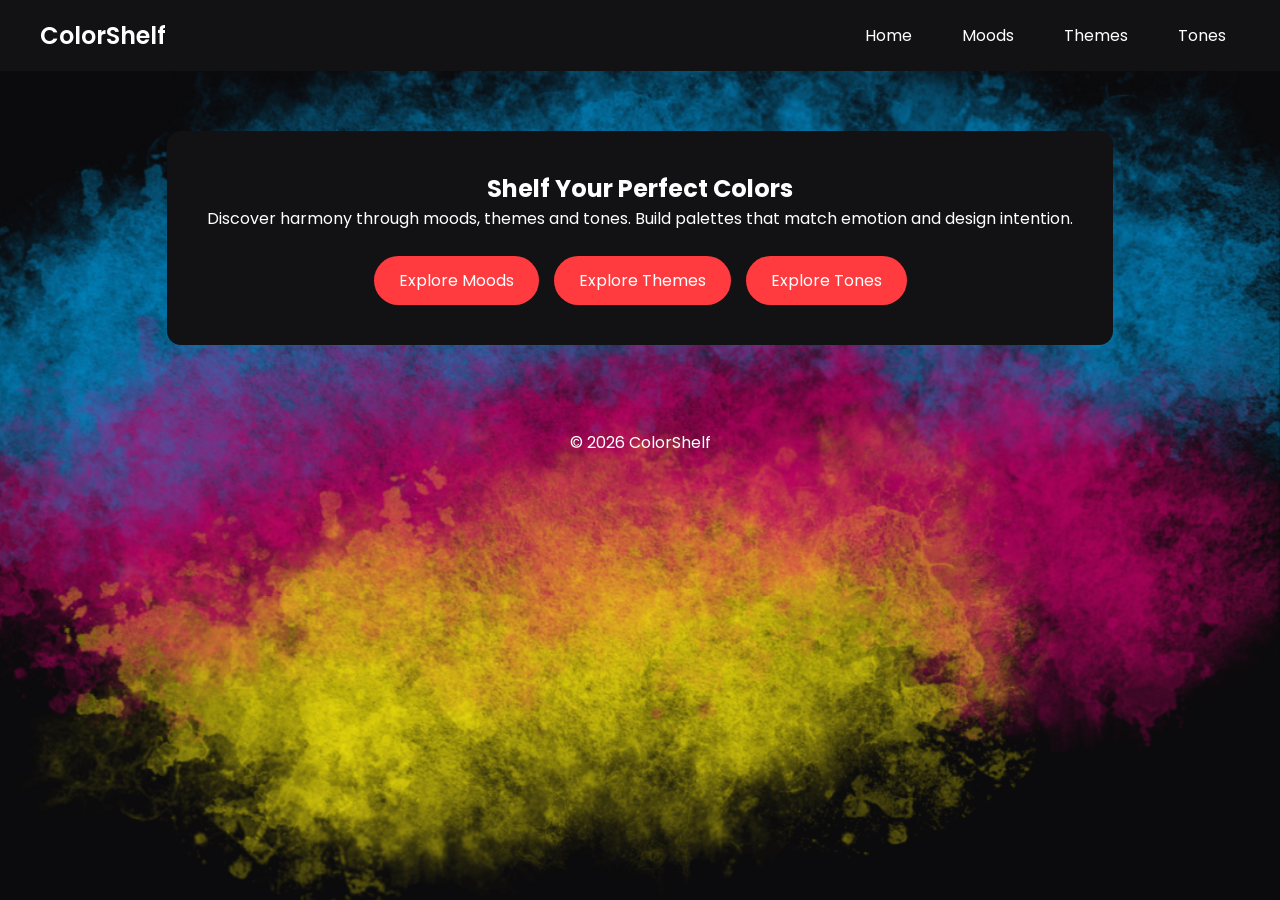
<file: index.html>
<!DOCTYPE html>
<html lang="en">
<head>
<meta charset="UTF-8">
<meta name="viewport" content="width=device-width, initial-scale=1.0">
<title>ColorShelf</title>

<link href="https://fonts.googleapis.com/css2?family=Poppins:wght@300;600&display=swap" rel="stylesheet">
<link rel="stylesheet" href="style.css">
</head>

<body>

<!-- BACKGROUND OVERLAY -->
<div class="bg-overlay"></div>

<!-- GLOBAL NAVIGATION -->
<nav class="top-nav">
<h2 class="nav-logo">ColorShelf</h2>

<div class="nav-links">
<a href="index.html">Home</a>
<a href="moods.html">Moods</a>
<a href="themes.html">Themes</a>
<a href="tones.html">Tones</a>
</div>
</nav>

<!-- HERO -->

<header class="hero">

<div class="hero-box">

<h2>Shelf Your Perfect Colors</h2>

<p>
Discover harmony through moods, themes and tones.
Build palettes that match emotion and design intention.
</p>

<div class="cta-buttons">
<a href="moods.html" class="btn">Explore Moods</a>
<a href="themes.html" class="btn">Explore Themes</a>
<a href="tones.html" class="btn">Explore Tones</a>
</div>

</div>
</header>

<footer>
<p>© 2026 ColorShelf</p>
</footer>

</body>
</html>
</file>
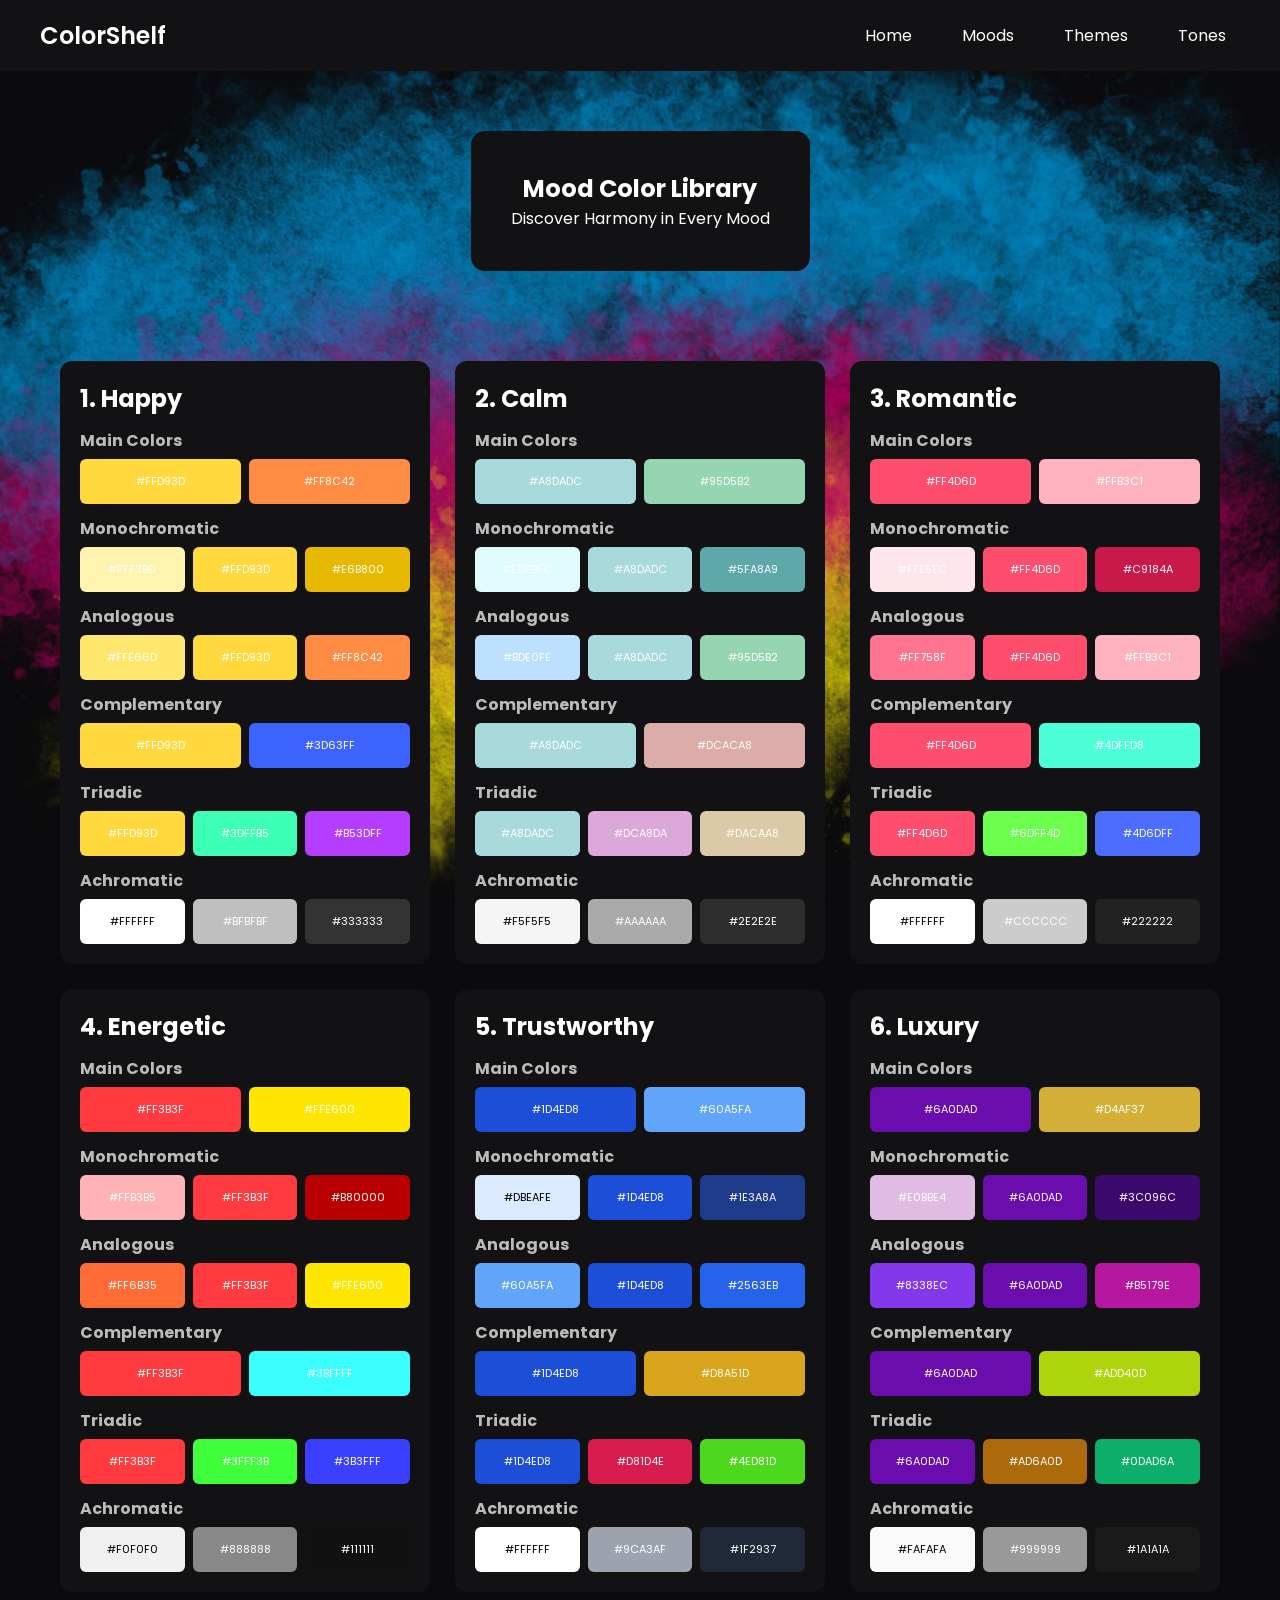
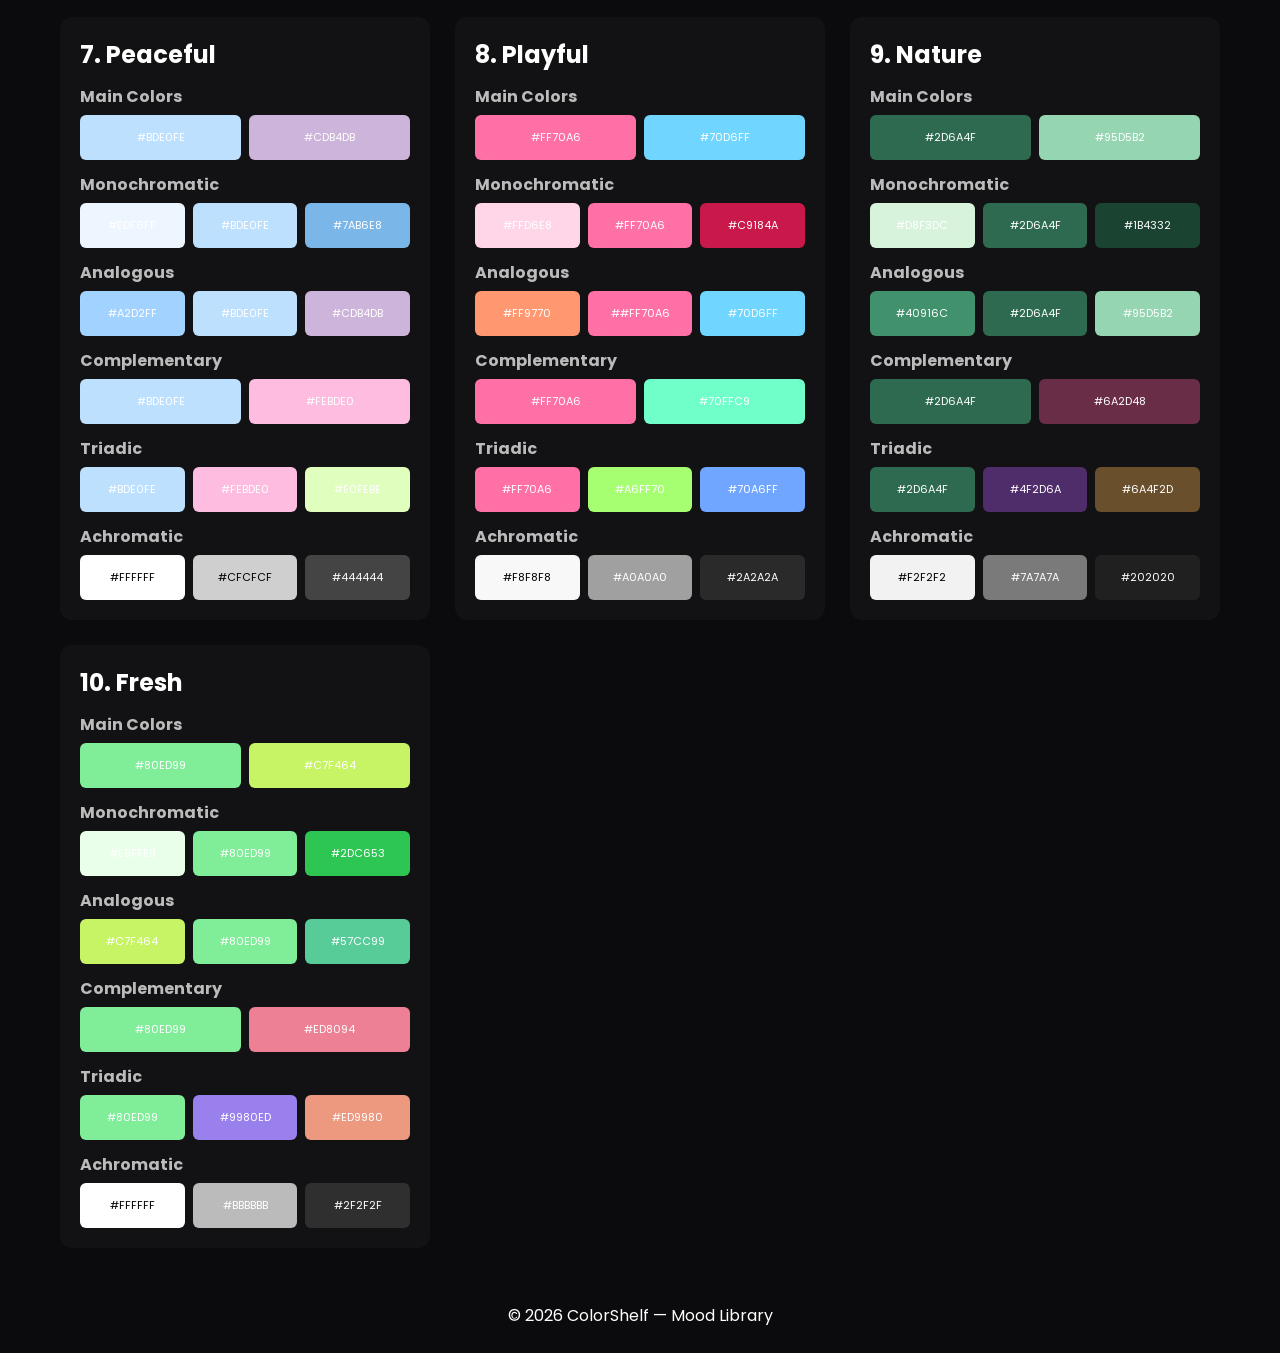
<file: moods.html>
<!DOCTYPE html>
<html lang="en">
<head>
<meta charset="UTF-8">
<meta name="viewport" content="width=device-width, initial-scale=1.0">
<title>Mood Library</title>

<link href="https://fonts.googleapis.com/css2?family=Poppins:wght@300;600&display=swap" rel="stylesheet">
<link rel="stylesheet" href="style.css">
</head>

<body>

<div class="bg-overlay"></div>

<!-- NAVIGATION -->
<nav class="top-nav">
<h2 class="nav-logo">ColorShelf</h2>
<div class="nav-links">
<a href="index.html">Home</a>
<a href="moods.html">Moods</a>
<a href="themes.html">Themes</a>
<a href="tones.html">Tones</a>
</div>
</nav>

<header class="hero">
<div class="hero-box">
<h2>Mood Color Library</h2>
<p>Discover Harmony in Every Mood</p>
</div>
</header>

<main class="container">

<!-- ------------ 1 HAPPY ------------ -->

<section class="mood">
<h2>1. Happy </h2>

<h4>Main Colors</h4>
<div class="palette">
<div style="background:#FFD93D">#FFD93D</div>
<div style="background:#FF8C42">#FF8C42</div>
</div>

<h4>Monochromatic</h4>
<div class="palette">
<div style="background:#FFF3B0">#FFF3B0</div>
<div style="background:#FFD93D">#FFD93D</div>
<div style="background:#E6B800">#E6B800</div>
</div>

<h4>Analogous</h4>
<div class="palette">
<div style="background:#FFE66D">#FFE66D</div>
<div style="background:#FFD93D">#FFD93D</div>
<div style="background:#FF8C42">#FF8C42</div>
</div>

<h4>Complementary</h4>
<div class="palette">
<div style="background:#FFD93D">#FFD93D</div>
<div style="background:#3D63FF">#3D63FF</div>
</div>

<h4>Triadic</h4>
<div class="palette">
<div style="background:#FFD93D">#FFD93D</div>
<div style="background:#3DFFB5">#3DFFB5</div>
<div style="background:#B53DFF">#B53DFF</div>
</div>

<h4>Achromatic</h4>
<div class="palette">
<div style="background:#FFFFFF;color:#000">#FFFFFF</div>
<div style="background:#BFBFBF">#BFBFBF</div>
<div style="background:#333333">#333333</div>
</div>
</section>


<!-- ------------ 2 CALM ------------ -->
<section class="mood">
<h2>2. Calm </h2>

<h4>Main Colors</h4>
<div class="palette">
<div style="background:#A8DADC">#A8DADC</div>
<div style="background:#95D5B2">#95D5B2</div>
</div>

<h4>Monochromatic</h4>
<div class="palette">
<div style="background:#E0FBFC">#E0FBFC</div>
<div style="background:#A8DADC">#A8DADC</div>
<div style="background:#5FA8A9">#5FA8A9</div>
</div>

<h4>Analogous</h4>
<div class="palette">
<div style="background:#BDE0FE">#BDE0FE</div>
<div style="background:#A8DADC">#A8DADC</div>
<div style="background:#95D5B2">#95D5B2</div>
</div>

<h4>Complementary</h4>
<div class="palette">
<div style="background:#A8DADC">#A8DADC</div>
<div style="background:#DCACA8">#DCACA8</div>
</div>

<h4>Triadic</h4>
<div class="palette">
<div style="background:#A8DADC">#A8DADC</div>
<div style="background:#DCA8DA">#DCA8DA</div>
<div style="background:#DACAA8">#DACAA8</div>
</div>

<h4>Achromatic</h4>
<div class="palette">
<div style="background:#F5F5F5;color:#000">#F5F5F5</div>
<div style="background:#AAAAAA">#AAAAAA</div>
<div style="background:#2E2E2E">#2E2E2E</div>
</div>
</section>


<!-- ------------ 3 ROMANTIC ------------ -->
<section class="mood">
<h2>3. Romantic </h2>

<h4>Main Colors</h4>
<div class="palette">
<div style="background:#FF4D6D">#FF4D6D</div>
<div style="background:#FFB3C1">#FFB3C1</div>
</div>

<h4>Monochromatic</h4>
<div class="palette">
<div style="background:#FFE5EC">#FFE5EC</div>
<div style="background:#FF4D6D">#FF4D6D</div>
<div style="background:#C9184A">#C9184A</div>
</div>

<h4>Analogous</h4>
<div class="palette">
<div style="background:#FF758F">#FF758F</div>
<div style="background:#FF4D6D">#FF4D6D</div>
<div style="background:#FFB3C1">#FFB3C1</div>
</div>

<h4>Complementary</h4>
<div class="palette">
<div style="background:#FF4D6D">#FF4D6D</div>
<div style="background:#4DFFD8">#4DFFD8</div>
</div>

<h4>Triadic</h4>
<div class="palette">
<div style="background:#FF4D6D">#FF4D6D</div>
<div style="background:#6DFF4D">#6DFF4D</div>
<div style="background:#4D6DFF">#4D6DFF</div>
</div>

<h4>Achromatic</h4>
<div class="palette">
<div style="background:#FFFFFF;color:#000">#FFFFFF</div>
<div style="background:#CCCCCC">#CCCCCC</div>
<div style="background:#222222">#222222</div>
</div>
</section>

<!-- ------------ 4 Energetic ------------ -->

<section class="mood">
<h2>4. Energetic </h2>

<h4>Main Colors</h4>
<div class="palette">
<div style="background:#FF3B3F">#FF3B3F</div>
<div style="background:#FFE600">#FFE600</div>
</div>

<h4>Monochromatic</h4>
<div class="palette">
<div style="background:#FFB3B5">#FFB3B5</div>
<div style="background:#FF3B3F">#FF3B3F</div>
<div style="background:#B80000">#B80000</div>
</div>

<h4>Analogous</h4>
<div class="palette">
<div style="background:#FF6B35">#FF6B35</div>
<div style="background:#FF3B3F">#FF3B3F</div>
<div style="background:#FFE600">#FFE600</div>
</div>

<h4>Complementary</h4>
<div class="palette">
<div style="background:#FF3B3F">#FF3B3F</div>
<div style="background:#3BFFFF">#3BFFFF</div>
</div>

<h4>Triadic</h4>
<div class="palette">
<div style="background:#FF3B3F">#FF3B3F</div>
<div style="background:#3FFF3B">#3FFF3B</div>
<div style="background:#3B3FFF">#3B3FFF</div>
</div>

<h4>Achromatic</h4>
<div class="palette">
<div style="background:#F0F0F0;color:#000">#F0F0F0</div>
<div style="background:#888888">#888888</div>
<div style="background:#111111">#111111</div>
</div>
</section>

<!-- ------------ 5 Trustworthy ------------ -->

<section class="mood">
<h2>5. Trustworthy </h2>

<h4>Main Colors</h4>
<div class="palette">
<div style="background:#1D4ED8">#1D4ED8</div>
<div style="background:#60A5FA">#60A5FA</div>
</div>

<h4>Monochromatic</h4>
<div class="palette">
<div style="background:#DBEAFE; color:#000">#DBEAFE</div>
<div style="background:#1D4ED8">#1D4ED8</div>
<div style="background:#1E3A8A">#1E3A8A</div>
</div>

<h4>Analogous</h4>
<div class="palette">
<div style="background:#60A5FA">#60A5FA</div>
<div style="background:#1D4ED8">#1D4ED8</div>
<div style="background:#2563EB">#2563EB</div>
</div>

<h4>Complementary</h4>
<div class="palette">
<div style="background:#1D4ED8">#1D4ED8</div>
<div style="background:#D8A51D">#D8A51D</div>
</div>

<h4>Triadic</h4>
<div class="palette">
<div style="background:#1D4ED8">#1D4ED8</div>
<div style="background:#D81D4E">#D81D4E</div>
<div style="background:#4ED81D">#4ED81D</div>
</div>

<h4>Achromatic</h4>
<div class="palette">
<div style="background:#FFFFFF;color:#000">#FFFFFF</div>
<div style="background:#9CA3AF">#9CA3AF</div>
<div style="background:#1F2937">#1F2937</div>
</div>
</section>

<!-- ------------ 6 Luxury ------------ -->

<section class="mood">
<h2>6. Luxury </h2>

<h4>Main Colors</h4>
<div class="palette">
<div style="background:#6A0DAD">#6A0DAD</div>
<div style="background:#D4AF37">#D4AF37</div>
</div>

<h4>Monochromatic</h4>
<div class="palette">
<div style="background:#E0BBE4">#E0BBE4</div>
<div style="background:#6A0DAD">#6A0DAD</div>
<div style="background:#3C096C">#3C096C</div>
</div>

<h4>Analogous</h4>
<div class="palette">
<div style="background:#8338EC">#8338EC</div>
<div style="background:#6A0DAD">#6A0DAD</div>
<div style="background:#B5179E">#B5179E</div>
</div>

<h4>Complementary</h4>
<div class="palette">
<div style="background:#6A0DAD">#6A0DAD</div>
<div style="background:#ADD40D">#ADD40D</div>
</div>

<h4>Triadic</h4>
<div class="palette">
<div style="background:#6A0DAD">#6A0DAD</div>
<div style="background:#AD6A0D">#AD6A0D</div>
<div style="background:#0DAD6A">#0DAD6A</div>
</div>

<h4>Achromatic</h4>
<div class="palette">
<div style="background:#FAFAFA;color:#000">#FAFAFA</div>
<div style="background:#999999">#999999</div>
<div style="background:#1A1A1A">#1A1A1A</div>
</div>
</section>

<!-- ------------ 7 Peaceful ------------ -->

<section class="mood">
<h2>7. Peaceful </h2>

<h4>Main Colors</h4>
<div class="palette">
<div style="background:#BDE0FE">#BDE0FE</div>
<div style="background:#CDB4DB">#CDB4DB</div>
</div>

<h4>Monochromatic</h4>
<div class="palette">
<div style="background:#EDF6FF">#EDF6FF</div>
<div style="background:#BDE0FE">#BDE0FE</div>
<div style="background:#7AB6E8">#7AB6E8</div>
</div>

<h4>Analogous</h4>
<div class="palette">
<div style="background:#A2D2FF">#A2D2FF</div>
<div style="background:#BDE0FE">#BDE0FE</div>
<div style="background:#CDB4DB">#CDB4DB</div>
</div>

<h4>Complementary</h4>
<div class="palette">
<div style="background:#BDE0FE">#BDE0FE</div>
<div style="background:#FEBDE0">#FEBDE0</div>
</div>

<h4>Triadic</h4>
<div class="palette">
<div style="background:#BDE0FE">#BDE0FE</div>
<div style="background:#FEBDE0">#FEBDE0</div>
<div style="background:#E0FEBE">#E0FEBE</div>
</div>

<h4>Achromatic</h4>
<div class="palette">
<div style="background:#FFFFFF;color:#000">#FFFFFF</div>
<div style="background:#CFCFCF; color:#000">#CFCFCF</div>
<div style="background:#444444">#444444</div>
</div>
</section>

<!-- ------------ 8 Playful ------------ -->

<section class="mood">
<h2>8. Playful </h2>

<h4>Main Colors</h4>
<div class="palette">
<div style="background:#FF70A6">#FF70A6</div>
<div style="background:#70D6FF">#70D6FF</div>
</div>

<h4>Monochromatic</h4>
<div class="palette">
<div style="background:#FFD6E8">#FFD6E8</div>
<div style="background:#FF70A6">#FF70A6</div>
<div style="background:#C9184A">#C9184A</div>
</div>

<h4>Analogous</h4>
<div class="palette">
<div style="background:#FF9770">#FF9770</div>
<div style="background:#FF70A6">##FF70A6</div>
<div style="background:#70D6FF">#70D6FF</div>
</div>

<h4>Complementary</h4>
<div class="palette">
<div style="background:#FF70A6">#FF70A6</div>
<div style="background:#70FFC9">#70FFC9</div>
</div>

<h4>Triadic</h4>
<div class="palette">
<div style="background:#FF70A6">#FF70A6</div>
<div style="background:#A6FF70">#A6FF70</div>
<div style="background:#70A6FF">#70A6FF</div>
</div>

<h4>Achromatic</h4>
<div class="palette">
<div style="background:#F8F8F8;color:#000">#F8F8F8</div>
<div style="background:#A0A0A0">#A0A0A0</div>
<div style="background:#2A2A2A">#2A2A2A</div>
</div>
</section>

<!-- ------------ 9 Nature ------------ -->

<section class="mood">
<h2>9. Nature </h2>

<h4>Main Colors</h4>
<div class="palette">
<div style="background:#2D6A4F">#2D6A4F</div>
<div style="background:#95D5B2">#95D5B2</div>
</div>

<h4>Monochromatic</h4>
<div class="palette">
<div style="background:#D8F3DC">#D8F3DC</div>
<div style="background:#2D6A4F">#2D6A4F</div>
<div style="background:#1B4332">#1B4332</div>
</div>

<h4>Analogous</h4>
<div class="palette">
<div style="background:#40916C">#40916C</div>
<div style="background:#2D6A4F">#2D6A4F</div>
<div style="background:#95D5B2">#95D5B2</div>
</div>

<h4>Complementary</h4>
<div class="palette">
<div style="background:#2D6A4F">#2D6A4F</div>
<div style="background:#6A2D48">#6A2D48</div>
</div>

<h4>Triadic</h4>
<div class="palette">
<div style="background:#2D6A4F">#2D6A4F</div>
<div style="background:#4F2D6A">#4F2D6A</div>
<div style="background:#6A4F2D">#6A4F2D</div>
</div>

<h4>Achromatic</h4>
<div class="palette">
<div style="background:#F2F2F2;color:#000">#F2F2F2</div>
<div style="background:#7A7A7A">#7A7A7A</div>
<div style="background:#202020">#202020</div>
</div>
</section>

<!-- ------------ 10 Fresh ------------ -->

<section class="mood">
<h2>10. Fresh </h2>

<h4>Main Colors</h4>
<div class="palette">
<div style="background:#80ED99">#80ED99</div>
<div style="background:#C7F464">#C7F464</div>
</div>

<h4>Monochromatic</h4>
<div class="palette">
<div style="background:#E9FFE9">#E9FFE9</div>
<div style="background:#80ED99">#80ED99</div>
<div style="background:#2DC653">#2DC653</div>
</div>

<h4>Analogous</h4>
<div class="palette">
<div style="background:#C7F464">#C7F464</div>
<div style="background:#80ED99">#80ED99</div>
<div style="background:#57CC99">#57CC99</div>
</div>

<h4>Complementary</h4>
<div class="palette">
<div style="background:#80ED99">#80ED99</div>
<div style="background:#ED8094">#ED8094</div>
</div>

<h4>Triadic</h4>
<div class="palette">
<div style="background:#80ED99">#80ED99</div>
<div style="background:#9980ED">#9980ED</div>
<div style="background:#ED9980">#ED9980</div>
</div>

<h4>Achromatic</h4>
<div class="palette">
<div style="background:#FFFFFF;color:#000">#FFFFFF</div>
<div style="background:#BBBBBB">#BBBBBB</div>
<div style="background:#2F2F2F">#2F2F2F</div>
</div>
</section>

</main>

<footer>
<p>© 2026 ColorShelf — Mood Library</p>
</footer>

</body>
</html>
</file>
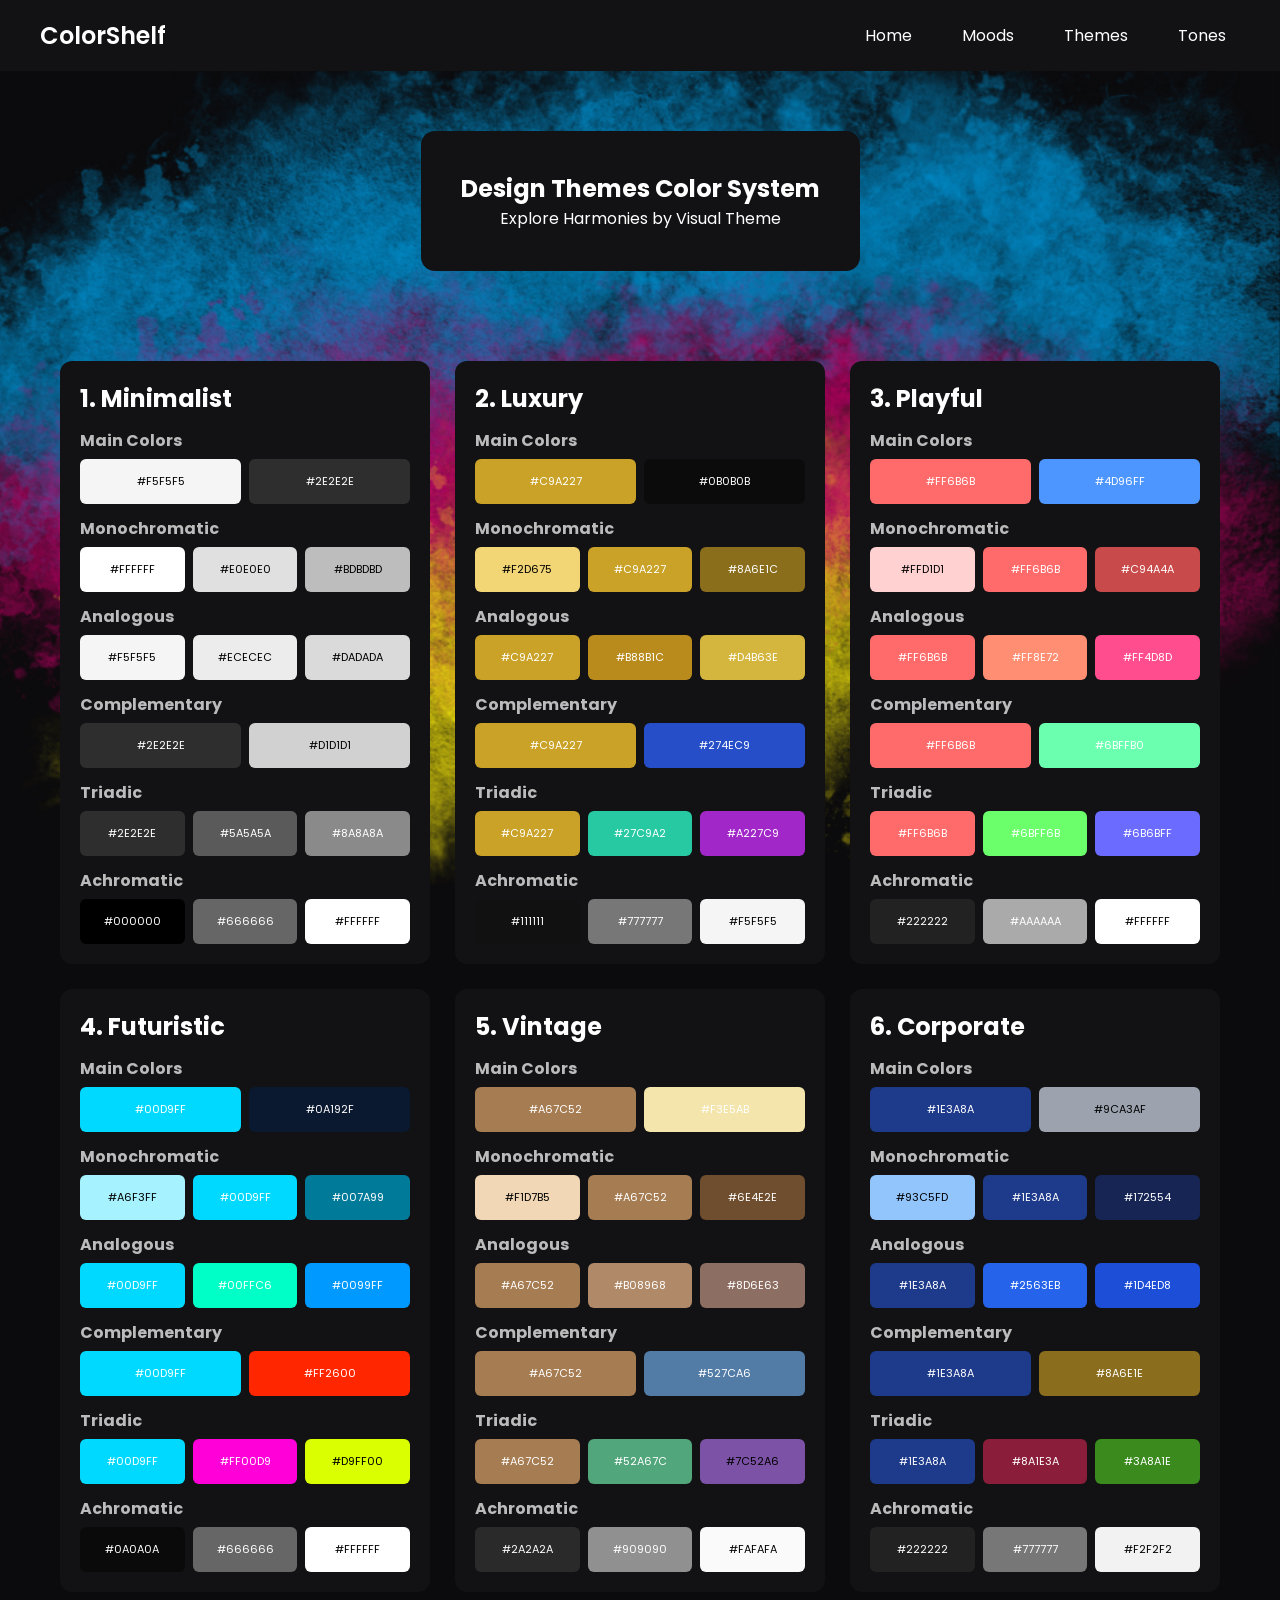
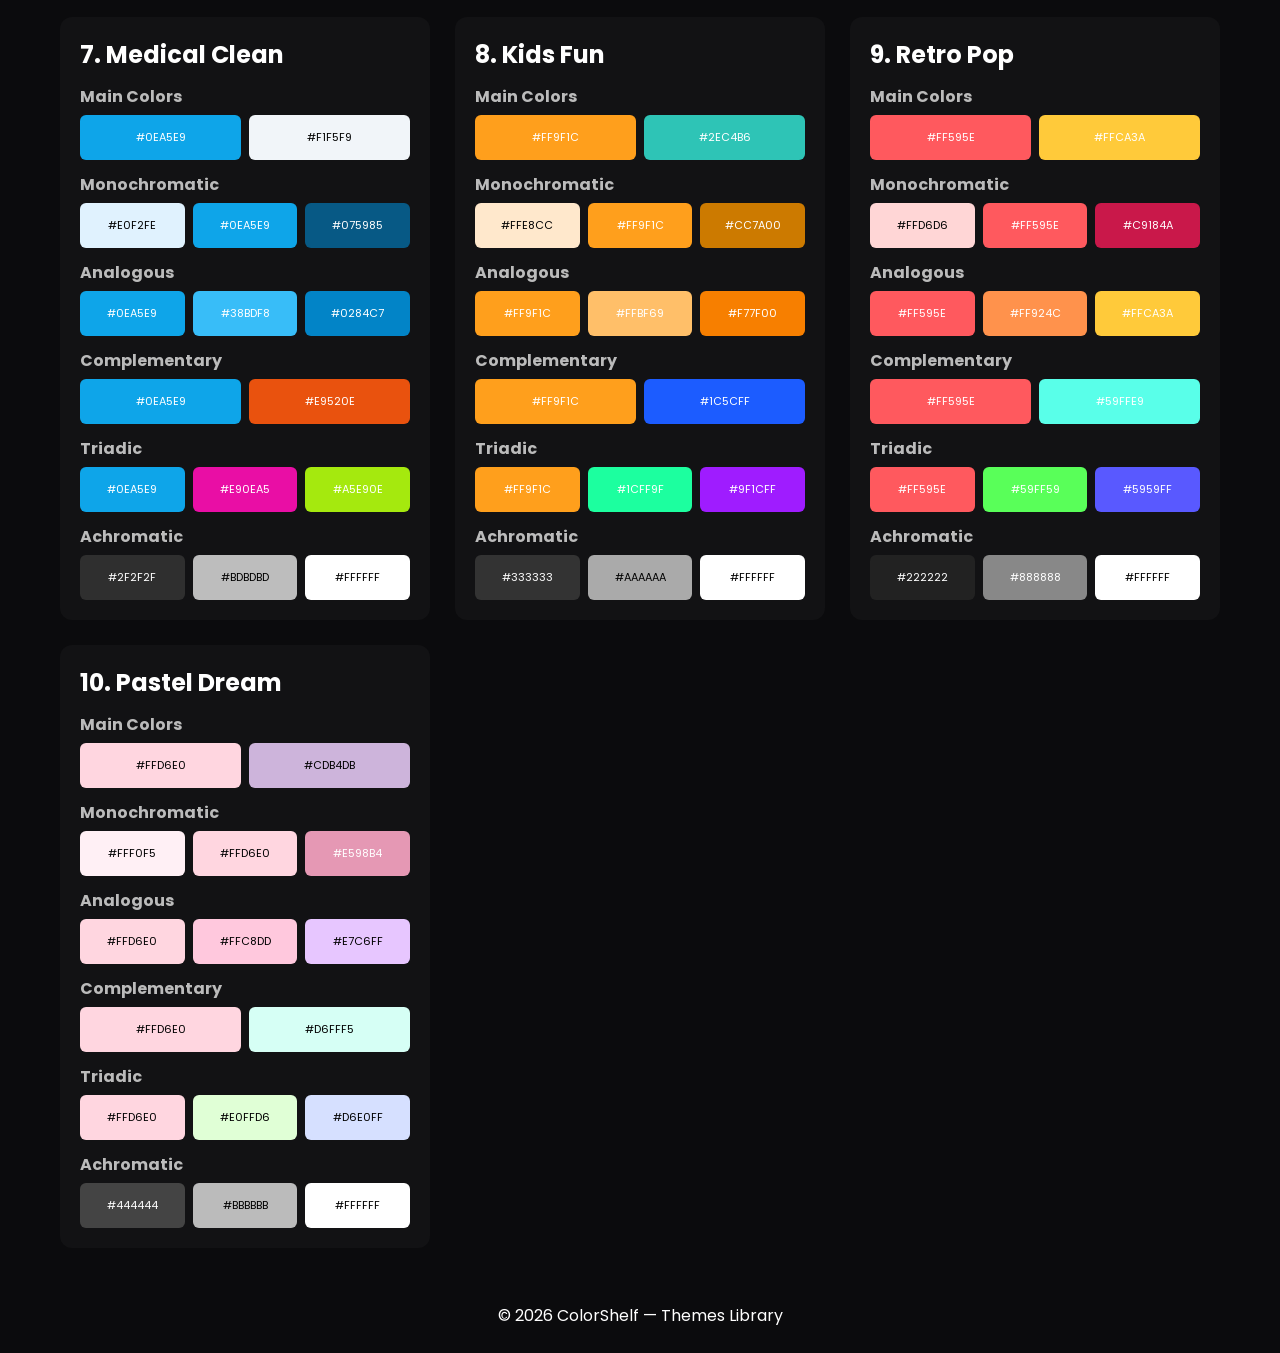
<file: themes.html>
<!DOCTYPE html>
<html lang="en">
<head>
<meta charset="UTF-8">
<meta name="viewport" content="width=device-width, initial-scale=1.0">
<title>Mood Library</title>

<link href="https://fonts.googleapis.com/css2?family=Poppins:wght@300;600&display=swap" rel="stylesheet">
<link rel="stylesheet" href="style.css">
</head>

<body>


<div class="bg-overlay"></div>

<!-- NAVIGATION -->

<nav class="top-nav">
<h2 class="nav-logo">ColorShelf</h2>
<div class="nav-links">
<a href="index.html">Home</a>
<a href="moods.html">Moods</a>
<a href="themes.html">Themes</a>
<a href="tones.html">Tones</a>
</div>
</nav>

<header class="hero">
<div class="hero-box">
<h2>Design Themes Color System</h2>
<p>Explore Harmonies by Visual Theme</p>
</div>
</header>

<main class="container">

<!-- ------------ 1 MINIMALIST ------------ -->

<section class="mood">
<h2>1. Minimalist</h2>

<h4>Main Colors</h4>
<div class="palette">
<div style="background:#F5F5F5;color:#000">#F5F5F5</div>
<div style="background:#2E2E2E">#2E2E2E</div>
</div>

<h4>Monochromatic</h4>
<div class="palette">
<div style="background:#FFFFFF;color:#000">#FFFFFF</div>
<div style="background:#E0E0E0;color:#000">#E0E0E0</div>
<div style="background:#BDBDBD;color:#000">#BDBDBD</div>
</div>

<h4>Analogous</h4>
<div class="palette">
<div style="background:#F5F5F5;color:#000">#F5F5F5</div>
<div style="background:#ECECEC;color:#000">#ECECEC</div>
<div style="background:#DADADA;color:#000">#DADADA</div>
</div>

<h4>Complementary</h4>
<div class="palette">
<div style="background:#2E2E2E">#2E2E2E</div>
<div style="background:#D1D1D1;color:#000">#D1D1D1</div>
</div>

<h4>Triadic</h4>
<div class="palette">
<div style="background:#2E2E2E">#2E2E2E</div>
<div style="background:#5A5A5A">#5A5A5A</div>
<div style="background:#8A8A8A">#8A8A8A</div>
</div>

<h4>Achromatic</h4>
<div class="palette">
<div style="background:#000000">#000000</div>
<div style="background:#666666">#666666</div>
<div style="background:#FFFFFF;color:#000">#FFFFFF</div>
</div>
</section>


<!-- ------------ 2 LUXURY ------------ -->

<section class="mood">
<h2>2. Luxury</h2>

<h4>Main Colors</h4>
<div class="palette">
<div style="background:#C9A227">#C9A227</div>
<div style="background:#0B0B0B">#0B0B0B</div>
</div>

<h4>Monochromatic</h4>
<div class="palette">
<div style="background:#F2D675;color:#000">#F2D675</div>
<div style="background:#C9A227">#C9A227</div>
<div style="background:#8A6E1C">#8A6E1C</div>
</div>

<h4>Analogous</h4>
<div class="palette">
<div style="background:#C9A227">#C9A227</div>
<div style="background:#B88B1C">#B88B1C</div>
<div style="background:#D4B63E">#D4B63E</div>
</div>

<h4>Complementary</h4>
<div class="palette">
<div style="background:#C9A227">#C9A227</div>
<div style="background:#274EC9">#274EC9</div>
</div>

<h4>Triadic</h4>
<div class="palette">
<div style="background:#C9A227">#C9A227</div>
<div style="background:#27C9A2">#27C9A2</div>
<div style="background:#A227C9">#A227C9</div>
</div>

<h4>Achromatic</h4>
<div class="palette">
<div style="background:#111111">#111111</div>
<div style="background:#777777">#777777</div>
<div style="background:#F5F5F5;color:#000">#F5F5F5</div>
</div>
</section>


<!-- ------------ 3 PLAYFUL ------------ -->

<section class="mood">
<h2>3. Playful</h2>

<h4>Main Colors</h4>
<div class="palette">
<div style="background:#FF6B6B">#FF6B6B</div>
<div style="background:#4D96FF">#4D96FF</div>
</div>

<h4>Monochromatic</h4>
<div class="palette">
<div style="background:#FFD1D1;color:#000">#FFD1D1</div>
<div style="background:#FF6B6B">#FF6B6B</div>
<div style="background:#C94A4A">#C94A4A</div>
</div>

<h4>Analogous</h4>
<div class="palette">
<div style="background:#FF6B6B">#FF6B6B</div>
<div style="background:#FF8E72">#FF8E72</div>
<div style="background:#FF4D8D">#FF4D8D</div>
</div>

<h4>Complementary</h4>
<div class="palette">
<div style="background:#FF6B6B">#FF6B6B</div>
<div style="background:#6BFFB0">#6BFFB0</div>
</div>

<h4>Triadic</h4>
<div class="palette">
<div style="background:#FF6B6B">#FF6B6B</div>
<div style="background:#6BFF6B">#6BFF6B</div>
<div style="background:#6B6BFF">#6B6BFF</div>
</div>

<h4>Achromatic</h4>
<div class="palette">
<div style="background:#222222">#222222</div>
<div style="background:#AAAAAA">#AAAAAA</div>
<div style="background:#FFFFFF;color:#000">#FFFFFF</div>
</div>
</section>


<!-- ------------ 4 FUTURISTIC ------------ -->

<section class="mood">
<h2>4. Futuristic</h2>

<h4>Main Colors</h4>
<div class="palette">
<div style="background:#00D9FF">#00D9FF</div>
<div style="background:#0A192F">#0A192F</div>
</div>

<h4>Monochromatic</h4>
<div class="palette">
<div style="background:#A6F3FF;color:#000">#A6F3FF</div>
<div style="background:#00D9FF">#00D9FF</div>
<div style="background:#007A99">#007A99</div>
</div>

<h4>Analogous</h4>
<div class="palette">
<div style="background:#00D9FF">#00D9FF</div>
<div style="background:#00FFC6">#00FFC6</div>
<div style="background:#0099FF">#0099FF</div>
</div>

<h4>Complementary</h4>
<div class="palette">
<div style="background:#00D9FF">#00D9FF</div>
<div style="background:#FF2600">#FF2600</div>
</div>

<h4>Triadic</h4>
<div class="palette">
<div style="background:#00D9FF">#00D9FF</div>
<div style="background:#FF00D9">#FF00D9</div>
<div style="background:#D9FF00;color:#000">#D9FF00</div>
</div>

<h4>Achromatic</h4>
<div class="palette">
<div style="background:#0A0A0A">#0A0A0A</div>
<div style="background:#666666">#666666</div>
<div style="background:#FFFFFF;color:#000">#FFFFFF</div>
</div>
</section>


<!-- ------------ 5 VINTAGE ------------ -->

<section class="mood">
<h2>5. Vintage</h2>

<h4>Main Colors</h4>
<div class="palette">
<div style="background:#A67C52">#A67C52</div>
<div style="background:#F3E5AB">#F3E5AB</div>
</div>

<h4>Monochromatic</h4>
<div class="palette">
<div style="background:#F1D7B5;color:#000">#F1D7B5</div>
<div style="background:#A67C52">#A67C52</div>
<div style="background:#6E4E2E">#6E4E2E</div>
</div>

<h4>Analogous</h4>
<div class="palette">
<div style="background:#A67C52">#A67C52</div>
<div style="background:#B08968">#B08968</div>
<div style="background:#8D6E63">#8D6E63</div>
</div>

<h4>Complementary</h4>
<div class="palette">
<div style="background:#A67C52">#A67C52</div>
<div style="background:#527CA6">#527CA6</div>
</div>

<h4>Triadic</h4>
<div class="palette">
<div style="background:#A67C52">#A67C52</div>
<div style="background:#52A67C">#52A67C</div>
<div style="background:#7C52A6;color:#000">#7C52A6</div>
</div>

<h4>Achromatic</h4>
<div class="palette">
<div style="background:#2A2A2A">#2A2A2A</div>
<div style="background:#909090">#909090</div>
<div style="background:#FAFAFA;color:#000">#FAFAFA</div>
</div>
</section>

<!-- ------------ 6 CORPORATE ------------ -->

<section class="mood">
<h2>6. Corporate</h2>

<h4>Main Colors</h4>
<div class="palette">
<div style="background:#1E3A8A">#1E3A8A</div>
<div style="background:#9CA3AF; color:#000">#9CA3AF</div>
</div>

<h4>Monochromatic</h4>
<div class="palette">
<div style="background:#93C5FD;color:#000">#93C5FD</div>
<div style="background:#1E3A8A">#1E3A8A</div>
<div style="background:#172554">#172554</div>
</div>

<h4>Analogous</h4>
<div class="palette">
<div style="background:#1E3A8A">#1E3A8A</div>
<div style="background:#2563EB">#2563EB</div>
<div style="background:#1D4ED8">#1D4ED8</div>
</div>

<h4>Complementary</h4>
<div class="palette">
<div style="background:#1E3A8A">#1E3A8A</div>
<div style="background:#8A6E1E">#8A6E1E</div>
</div>

<h4>Triadic</h4>
<div class="palette">
<div style="background:#1E3A8A">#1E3A8A</div>
<div style="background:#8A1E3A">#8A1E3A</div>
<div style="background:#3A8A1E">#3A8A1E</div>
</div>

<h4>Achromatic</h4>
<div class="palette">
<div style="background:#222222">#222222</div>
<div style="background:#777777">#777777</div>
<div style="background:#F2F2F2;color:#000">#F2F2F2</div>
</div>
</section>

<!-- ------------ 7 MEDICAL CLEAN ------------ -->

<section class="mood">
<h2>7. Medical Clean</h2>

<h4>Main Colors</h4>
<div class="palette">
<div style="background:#0EA5E9">#0EA5E9</div>
<div style="background:#F1F5F9; color:#000">#F1F5F9</div>
</div>

<h4>Monochromatic</h4>
<div class="palette">
<div style="background:#E0F2FE;color:#000">#E0F2FE</div>
<div style="background:#0EA5E9">#0EA5E9</div>
<div style="background:#075985">#075985</div>
</div>

<h4>Analogous</h4>
<div class="palette">
<div style="background:#0EA5E9">#0EA5E9</div>
<div style="background:#38BDF8">#38BDF8</div>
<div style="background:#0284C7">#0284C7</div>
</div>

<h4>Complementary</h4>
<div class="palette">
<div style="background:#0EA5E9">#0EA5E9</div>
<div style="background:#E9520E">#E9520E</div>
</div>

<h4>Triadic</h4>
<div class="palette">
<div style="background:#0EA5E9">#0EA5E9</div>
<div style="background:#E90EA5">#E90EA5</div>
<div style="background:#A5E90E">#A5E90E</div>
</div>

<h4>Achromatic</h4>
<div class="palette">
<div style="background:#2F2F2F">#2F2F2F</div>
<div style="background:#BDBDBD; color:#000">#BDBDBD</div>
<div style="background:#FFFFFF;color:#000">#FFFFFF</div>
</div>
</section>

<!-- ------------ 8 KIDS FUN ------------ -->

<section class="mood">
<h2>8. Kids Fun</h2>

<h4>Main Colors</h4>
<div class="palette">
<div style="background:#FF9F1C">#FF9F1C</div>
<div style="background:#2EC4B6">#2EC4B6</div>
</div>

<h4>Monochromatic</h4>
<div class="palette">
<div style="background:#FFE8CC;color:#000">#FFE8CC</div>
<div style="background:#FF9F1C">#FF9F1C</div>
<div style="background:#CC7A00">#CC7A00</div>
</div>

<h4>Analogous</h4>
<div class="palette">
<div style="background:#FF9F1C">#FF9F1C</div>
<div style="background:#FFBF69">#FFBF69</div>
<div style="background:#F77F00">#F77F00</div>
</div>

<h4>Complementary</h4>
<div class="palette">
<div style="background:#FF9F1C">#FF9F1C</div>
<div style="background:#1C5CFF">#1C5CFF</div>
</div>

<h4>Triadic</h4>
<div class="palette">
<div style="background:#FF9F1C">#FF9F1C</div>
<div style="background:#1CFF9F">#1CFF9F</div>
<div style="background:#9F1CFF">#9F1CFF</div>
</div>

<h4>Achromatic</h4>
<div class="palette">
<div style="background:#333333">#333333</div>
<div style="background:#AAAAAA; color:#000">#AAAAAA</div>
<div style="background:#FFFFFF;color:#000">#FFFFFF</div>
</div>
</section>


<!-- ------------ 9 RETRO POP ------------ -->

<section class="mood">
<h2>9. Retro Pop</h2>

<h4>Main Colors</h4>
<div class="palette">
<div style="background:#FF595E">#FF595E</div>
<div style="background:#FFCA3A">#FFCA3A</div>
</div>

<h4>Monochromatic</h4>
<div class="palette">
<div style="background:#FFD6D6;color:#000">#FFD6D6</div>
<div style="background:#FF595E">#FF595E</div>
<div style="background:#C9184A">#C9184A</div>
</div>

<h4>Analogous</h4>
<div class="palette">
<div style="background:#FF595E">#FF595E</div>
<div style="background:#FF924C">#FF924C</div>
<div style="background:#FFCA3A">#FFCA3A</div>
</div>

<h4>Complementary</h4>
<div class="palette">
<div style="background:#FF595E">#FF595E</div>
<div style="background:#59FFE9">#59FFE9</div>
</div>

<h4>Triadic</h4>
<div class="palette">
<div style="background:#FF595E">#FF595E</div>
<div style="background:#59FF59">#59FF59</div>
<div style="background:#5959FF">#5959FF</div>
</div>

<h4>Achromatic</h4>
<div class="palette">
<div style="background:#222222">#222222</div>
<div style="background:#888888">#888888</div>
<div style="background:#FFFFFF;color:#000">#FFFFFF</div>
</div>
</section>


<!-- ------------ 10 PASTEL DREAM ------------ -->

<section class="mood">
<h2>10. Pastel Dream</h2>

<h4>Main Colors</h4>
<div class="palette">
<div style="background:#FFD6E0; color:#000">#FFD6E0</div>
<div style="background:#CDB4DB; color:#000">#CDB4DB</div>
</div>

<h4>Monochromatic</h4>
<div class="palette">
<div style="background:#FFF0F5;color:#000">#FFF0F5</div>
<div style="background:#FFD6E0; color:#000">#FFD6E0</div>
<div style="background:#E598B4">#E598B4</div>
</div>

<h4>Analogous</h4>
<div class="palette">
<div style="background:#FFD6E0; color:#000">#FFD6E0</div>
<div style="background:#FFC8DD; color:#000">#FFC8DD</div>
<div style="background:#E7C6FF; color:#000">#E7C6FF</div>
</div>

<h4>Complementary</h4>
<div class="palette">
<div style="background:#FFD6E0; color:#000">#FFD6E0</div>
<div style="background:#D6FFF5; color:#000">#D6FFF5</div>
</div>

<h4>Triadic</h4>
<div class="palette">
<div style="background:#FFD6E0; color:#000">#FFD6E0</div>
<div style="background:#E0FFD6; color:#000">#E0FFD6</div>
<div style="background:#D6E0FF;color:#000">#D6E0FF</div>
</div>

<h4>Achromatic</h4>
<div class="palette">
<div style="background:#444444">#444444</div>
<div style="background:#BBBBBB; color:#000">#BBBBBB</div>
<div style="background:#FFFFFF;color:#000">#FFFFFF</div>
</div>
</section>

</main>

<footer>
<p>© 2026 ColorShelf — Themes Library</p>
</footer>

</body>
</file>
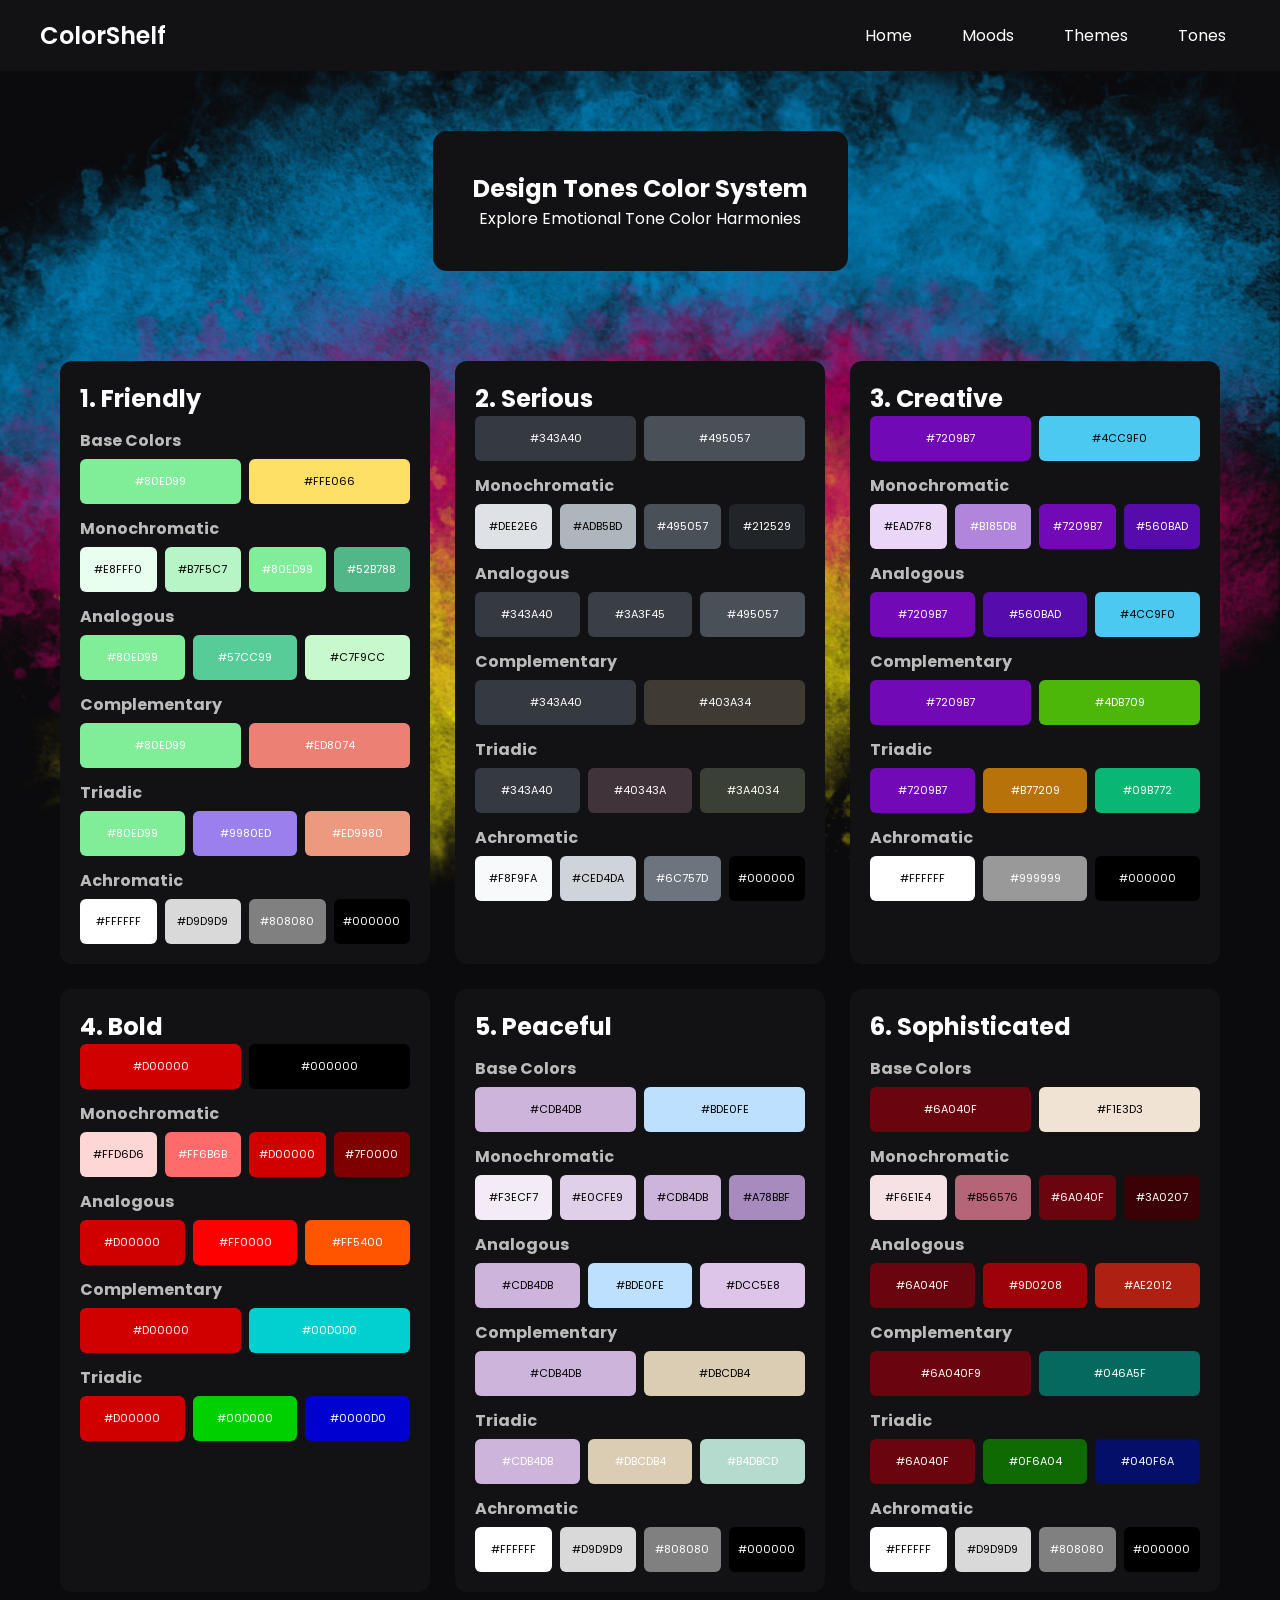
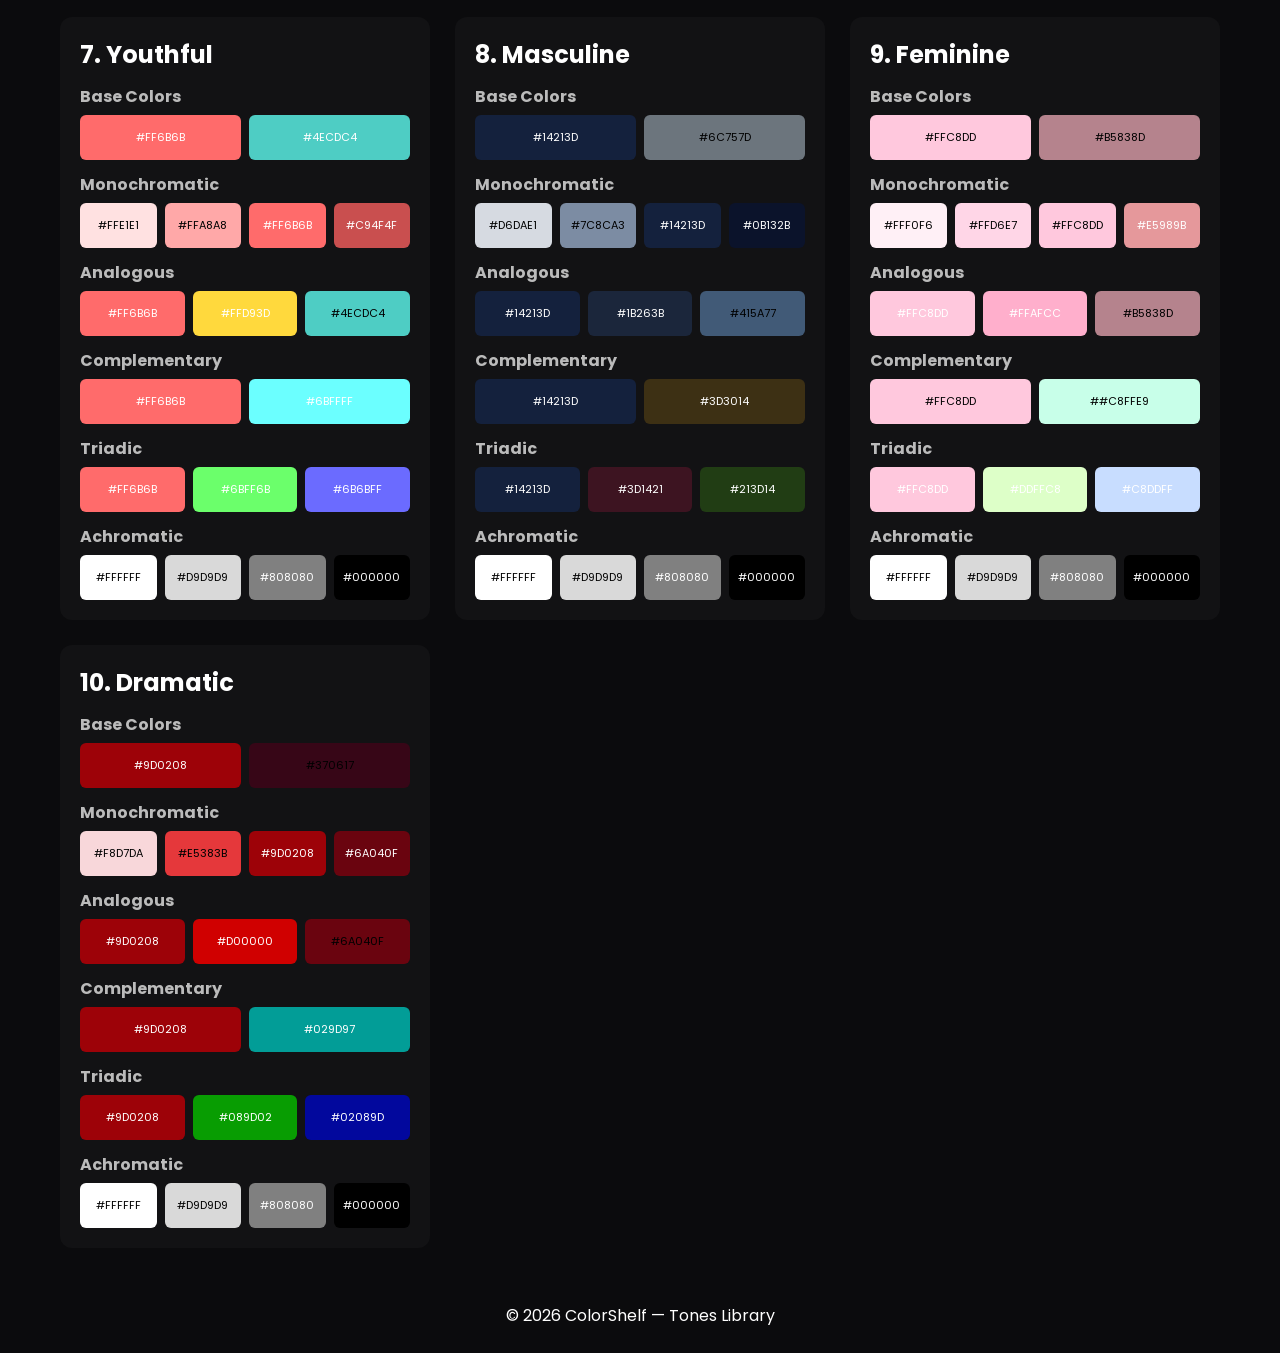
<file: tones.html>
<!DOCTYPE html>
<html lang="en">
<head>
<meta charset="UTF-8">
<meta name="viewport" content="width=device-width, initial-scale=1.0">
<title>Mood Library</title>

<link href="https://fonts.googleapis.com/css2?family=Poppins:wght@300;600&display=swap" rel="stylesheet">
<link rel="stylesheet" href="style.css">
</head>
<body>


<body>

<div class="bg-overlay"></div>

<!-- NAVIGATION -->

<nav class="top-nav">
<h2 class="nav-logo">ColorShelf</h2>
<div class="nav-links">
<a href="index.html">Home</a>
<a href="moods.html">Moods</a>
<a href="themes.html">Themes</a>
<a href="tones.html">Tones</a>
</div>
</nav>

<header class="hero">
<div class="hero-box">
<h2>Design Tones Color System</h2>
<p>Explore Emotional Tone Color Harmonies</p>
</div>
</header>

<main class="container">

<!-- ------------ 1 FRIENDLY ------------ -->

<section class="mood">
<h2>1. Friendly</h2>

<h4>Base Colors</h4>
<div class="palette">
<div style="background:#80ED99">#80ED99</div>
<div style="background:#FFE066;color:#000">#FFE066</div>
</div>

<h4>Monochromatic</h4>
<div class="palette">
<div style="background:#E8FFF0;color:#000">#E8FFF0</div>
<div style="background:#B7F5C7;color:#000">#B7F5C7</div>
<div style="background:#80ED99">#80ED99</div>
<div style="background:#52B788">#52B788</div>
</div>

<h4>Analogous</h4>
<div class="palette">
<div style="background:#80ED99">#80ED99</div>
<div style="background:#57CC99">#57CC99</div>
<div style="background:#C7F9CC;color:#000">#C7F9CC</div>
</div>

<h4>Complementary</h4>
<div class="palette">
<div style="background:#80ED99">#80ED99</div>
<div style="background:#ED8074">#ED8074</div>
</div>

<h4>Triadic</h4>
<div class="palette">
<div style="background:#80ED99">#80ED99</div>
<div style="background:#9980ED">#9980ED</div>
<div style="background:#ED9980">#ED9980</div>
</div>

<h4>Achromatic</h4>
<div class="palette">
<div style="background:#FFFFFF;color:#000">#FFFFFF</div>
<div style="background:#D9D9D9;color:#000">#D9D9D9</div>
<div style="background:#808080">#808080</div>
<div style="background:#000000">#000000</div>
</div>
</section>


<!-- ------------ 2 SERIOUS ------------ -->

<section class="mood">
<h2>2. Serious</h2>

<div class="palette">
<div style="background:#343A40">#343A40</div>
<div style="background:#495057">#495057</div>
</div>

<h4>Monochromatic</h4>
<div class="palette">
<div style="background:#DEE2E6;color:#000">#DEE2E6</div>
<div style="background:#ADB5BD;color:#000">#ADB5BD</div>
<div style="background:#495057">#495057</div>
<div style="background:#212529">#212529</div>
</div>

<h4>Analogous</h4>
<div class="palette">
<div style="background:#343A40">#343A40</div>
<div style="background:#3A3F45">#3A3F45</div>
<div style="background:#495057">#495057</div>
</div>

<h4>Complementary</h4>
<div class="palette">
<div style="background:#343A40">#343A40</div>
<div style="background:#403A34">#403A34</div>
</div>

<h4>Triadic</h4>
<div class="palette">
<div style="background:#343A40">#343A40</div>
<div style="background:#40343A">#40343A</div>
<div style="background:#3A4034">#3A4034</div>
</div>

<h4>Achromatic</h4>
<div class="palette">
<div style="background:#F8F9FA;color:#000">#F8F9FA</div>
<div style="background:#CED4DA;color:#000">#CED4DA</div>
<div style="background:#6C757D">#6C757D</div>
<div style="background:#000000">#000000</div>
</div>
</section>


<!-- ------------ 3 CREATIVE ------------ -->

<section class="mood">
<h2>3. Creative</h2>

<div class="palette">
<div style="background:#7209B7">#7209B7</div>
<div style="background:#4CC9F0;color:#000">#4CC9F0</div>
</div>

<h4>Monochromatic</h4>
<div class="palette">
<div style="background:#EAD7F8;color:#000">#EAD7F8</div>
<div style="background:#B185DB">#B185DB</div>
<div style="background:#7209B7">#7209B7</div>
<div style="background:#560BAD">#560BAD</div>
</div>

<h4>Analogous</h4>
<div class="palette">
<div style="background:#7209B7">#7209B7</div>
<div style="background:#560BAD">#560BAD</div>
<div style="background:#4CC9F0;color:#000">#4CC9F0</div>
</div>

<h4>Complementary</h4>
<div class="palette">
<div style="background:#7209B7">#7209B7</div>
<div style="background:#4DB709">#4DB709</div>
</div>

<h4>Triadic</h4>
<div class="palette">
<div style="background:#7209B7">#7209B7</div>
<div style="background:#B77209">#B77209</div>
<div style="background:#09B772">#09B772</div>
</div>

<h4>Achromatic</h4>
<div class="palette">
<div style="background:#FFFFFF;color:#000">#FFFFFF</div>
<div style="background:#999999">#999999</div>
<div style="background:#000000">#000000</div>
</div>
</section>


<!-- ------------ 4 BOLD ------------ -->

<section class="mood">
<h2>4. Bold</h2>

<div class="palette">
<div style="background:#D00000">#D00000</div>
<div style="background:#000000">#000000</div>
</div>

<h4>Monochromatic</h4>
<div class="palette">
<div style="background:#FFD6D6;color:#000">#FFD6D6</div>
<div style="background:#FF6B6B">#FF6B6B</div>
<div style="background:#D00000">#D00000</div>
<div style="background:#7F0000">#7F0000</div>
</div>

<h4>Analogous</h4>
<div class="palette">
<div style="background:#D00000">#D00000</div>
<div style="background:#FF0000">#FF0000</div>
<div style="background:#FF5400">#FF5400</div>
</div>

<h4>Complementary</h4>
<div class="palette">
<div style="background:#D00000">#D00000</div>
<div style="background:#00D0D0">#00D0D0</div>
</div>

<h4>Triadic</h4>
<div class="palette">
<div style="background:#D00000">#D00000</div>
<div style="background:#00D000">#00D000</div>
<div style="background:#0000D0">#0000D0</div>
</div>
</section>


<!-- ------------ 5 PEACEFUL ------------ -->

<section class="mood">
<h2>5. Peaceful</h2>

<h4>Base Colors</h4>
<div class="palette">
<div style="background:#CDB4DB; color:#000">#CDB4DB</div>
<div style="background:#BDE0FE;color:#000">#BDE0FE</div>
</div>

<h4>Monochromatic</h4>
<div class="palette">
<div style="background:#F3ECF7;color:#000">#F3ECF7</div>
<div style="background:#E0CFE9;color:#000">#E0CFE9</div>
<div style="background:#CDB4DB; color:#000">#CDB4DB</div>
<div style="background:#A78BBF; color:#000">#A78BBF</div>
</div>

<h4>Analogous</h4>
<div class="palette">
<div style="background:#CDB4DB; color:#000">#CDB4DB</div>
<div style="background:#BDE0FE; color:#000">#BDE0FE</div>
<div style="background:#DCC5E8;color:#000">#DCC5E8</div>
</div>

<h4>Complementary</h4>
<div class="palette">
<div style="background:#CDB4DB; color:#000">#CDB4DB</div>
<div style="background:#DBCDB4; color:#000">#DBCDB4</div>
</div>

<h4>Triadic</h4>
<div class="palette">
<div style="background:#CDB4DB">#CDB4DB</div>
<div style="background:#DBCDB4">#DBCDB4</div>
<div style="background:#B4DBCD">#B4DBCD</div>
</div>

<h4>Achromatic</h4>
<div class="palette">
<div style="background:#FFFFFF;color:#000">#FFFFFF</div>
<div style="background:#D9D9D9;color:#000">#D9D9D9</div>
<div style="background:#808080">#808080</div>
<div style="background:#000000">#000000</div>
</div>
</section>


<!-- ------------ 6 SOPHISTICATED ------------ -->

<section class="mood">
<h2>6. Sophisticated</h2>

<h4>Base Colors</h4>
<div class="palette">
<div style="background:#6A040F">#6A040F</div>
<div style="background:#F1E3D3;color:#000">#F1E3D3</div>
</div>

<h4>Monochromatic</h4>
<div class="palette">
<div style="background:#F6E1E4;color:#000">#F6E1E4</div>
<div style="background:#B56576;color:#000">#B56576</div>
<div style="background:#6A040F">#6A040F</div>
<div style="background:#3A0207">#3A0207</div>
</div>

<h4>Analogous</h4>
<div class="palette">
<div style="background:#6A040F">#6A040F</div>
<div style="background:#9D0208">#9D0208</div>
<div style="background:#AE2012">#AE2012</div>
</div>

<h4>Complementary</h4>
<div class="palette">
<div style="background:#6A040F">#6A040F9</div>
<div style="background:#046A5F">#046A5F</div>
</div>

<h4>Triadic</h4>
<div class="palette">
<div style="background:#6A040F">#6A040F</div>
<div style="background:#0F6A04">#0F6A04</div>
<div style="background:#040F6A">#040F6A</div>
</div>

<h4>Achromatic</h4>
<div class="palette">
<div style="background:#FFFFFF;color:#000">#FFFFFF</div>
<div style="background:#D9D9D9;color:#000">#D9D9D9</div>
<div style="background:#808080">#808080</div>
<div style="background:#000000">#000000</div>
</div>
</section>


<!-- ------------ 7 YOUTHFUL ------------ -->

<section class="mood">
<h2>7. Youthful</h2>

<h4>Base Colors</h4>
<div class="palette">
<div style="background:#FF6B6B">#FF6B6B</div>
<div style="background:#4ECDC4">#4ECDC4</div>
</div>

<h4>Monochromatic</h4>
<div class="palette">
<div style="background:#FFE1E1;color:#000">#FFE1E1</div>
<div style="background:#FFA8A8;color:#000">#FFA8A8</div>
<div style="background:#FF6B6B">#FF6B6B</div>
<div style="background:#C94F4F">#C94F4F</div>
</div>

<h4>Analogous</h4>
<div class="palette">
<div style="background:#FF6B6B">#FF6B6B</div>
<div style="background:#FFD93D">#FFD93D</div>
<div style="background:#4ECDC4;color:#000">#4ECDC4</div>
</div>

<h4>Complementary</h4>
<div class="palette">
<div style="background:#FF6B6B">#FF6B6B</div>
<div style="background:#6BFFFF">#6BFFFF</div>
</div>

<h4>Triadic</h4>
<div class="palette">
<div style="background:#FF6B6B">#FF6B6B</div>
<div style="background:#6BFF6B">#6BFF6B</div>
<div style="background:#6B6BFF">#6B6BFF</div>
</div>

<h4>Achromatic</h4>
<div class="palette">
<div style="background:#FFFFFF;color:#000">#FFFFFF</div>
<div style="background:#D9D9D9;color:#000">#D9D9D9</div>
<div style="background:#808080">#808080</div>
<div style="background:#000000">#000000</div>
</div>
</section>


<!-- ------------ 8 MASCULINE ------------ -->

<section class="mood">
<h2>8. Masculine</h2>

<h4>Base Colors</h4>
<div class="palette">
<div style="background:#14213D">#14213D</div>
<div style="background:#6C757D;color:#000">#6C757D</div>
</div>

<h4>Monochromatic</h4>
<div class="palette">
<div style="background:#D6DAE1;color:#000">#D6DAE1</div>
<div style="background:#7C8CA3;color:#000">#7C8CA3</div>
<div style="background:#14213D">#14213D</div>
<div style="background:#0B132B">#0B132B</div>
</div>

<h4>Analogous</h4>
<div class="palette">
<div style="background:#14213D">#14213D</div>
<div style="background:#1B263B">#1B263B</div>
<div style="background:#415A77;color:#000">#415A77</div>
</div>

<h4>Complementary</h4>
<div class="palette">
<div style="background:#14213D">#14213D</div>
<div style="background:#3D3014">#3D3014</div>
</div>

<h4>Triadic</h4>
<div class="palette">
<div style="background:#14213D">#14213D</div>
<div style="background:#3D1421">#3D1421</div>
<div style="background:#213D14">#213D14</div>
</div>

<h4>Achromatic</h4>
<div class="palette">
<div style="background:#FFFFFF;color:#000">#FFFFFF</div>
<div style="background:#D9D9D9;color:#000">#D9D9D9</div>
<div style="background:#808080">#808080</div>
<div style="background:#000000">#000000</div>
</div>
</section>


<!-- ------------ 9 FEMININE ------------ -->

<section class="mood">
<h2>9. Feminine</h2>

<h4>Base Colors</h4>
<div class="palette">
<div style="background:#FFC8DD; color:#000">#FFC8DD</div>
<div style="background:#B5838D;color:#000">#B5838D</div>
</div>

<h4>Monochromatic</h4>
<div class="palette">
<div style="background:#FFF0F6;color:#000">#FFF0F6</div>
<div style="background:#FFD6E7;color:#000">#FFD6E7</div>
<div style="background:#FFC8DD; color:#000">#FFC8DD</div>
<div style="background:#E5989B">#E5989B</div>
</div>

<h4>Analogous</h4>
<div class="palette">
<div style="background:#FFC8DD">#FFC8DD</div>
<div style="background:#FFAFCC">#FFAFCC</div>
<div style="background:#B5838D;color:#000">#B5838D</div>
</div>

<h4>Complementary</h4>
<div class="palette">
<div style="background:#FFC8DD; color:#000">#FFC8DD</div>
<div style="background:#C8FFE9; color:#000">##C8FFE9</div>
</div>

<h4>Triadic</h4>
<div class="palette">
<div style="background:#FFC8DD">#FFC8DD</div>
<div style="background:#DDFFC8">#DDFFC8</div>
<div style="background:#C8DDFF">#C8DDFF</div>
</div>

<h4>Achromatic</h4>
<div class="palette">
<div style="background:#FFFFFF;color:#000">#FFFFFF</div>
<div style="background:#D9D9D9;color:#000">#D9D9D9</div>
<div style="background:#808080">#808080</div>
<div style="background:#000000">#000000</div>
</div>
</section>


<!-- ------------ 10 DRAMATIC ------------ -->

<section class="mood">
<h2>10. Dramatic</h2>

<h4>Base Colors</h4>
<div class="palette">
<div style="background:#9D0208">#9D0208</div>
<div style="background:#370617;color:#000">#370617</div>
</div>

<h4>Monochromatic</h4>
<div class="palette">
<div style="background:#F8D7DA;color:#000">#F8D7DA</div>
<div style="background:#E5383B;color:#000">#E5383B</div>
<div style="background:#9D0208">#9D0208</div>
<div style="background:#6A040F">#6A040F</div>
</div>

<h4>Analogous</h4>
<div class="palette">
<div style="background:#9D0208">#9D0208</div>
<div style="background:#D00000">#D00000</div>
<div style="background:#6A040F;color:#000">#6A040F</div>
</div>

<h4>Complementary</h4>
<div class="palette">
<div style="background:#9D0208">#9D0208</div>
<div style="background:#029D97">#029D97</div>
</div>

<h4>Triadic</h4>
<div class="palette">
<div style="background:#9D0208">#9D0208</div>
<div style="background:#089D02">#089D02</div>
<div style="background:#02089D">#02089D</div>
</div>

<h4>Achromatic</h4>
<div class="palette">
<div style="background:#FFFFFF;color:#000">#FFFFFF</div>
<div style="background:#D9D9D9;color:#000">#D9D9D9</div>
<div style="background:#808080">#808080</div>
<div style="background:#000000">#000000</div>
</div>
</section>

</main>

<footer>
<p>© 2026 ColorShelf — Tones Library</p>
</footer>

</body>
</file>
<file: style.css>
/* =====================================================
   GLOBAL DOCUMENT STYLING
===================================================== */

*{
margin:0;
padding:0;
box-sizing:border-box;
font-family:'Poppins',sans-serif;
}

body{
background:#0b0b0d;
color:#fff;
min-height:100vh;
overflow-x:hidden;
position:relative;
}

/* =====================================================
   ANIMATED BACKGROUND IMAGE
===================================================== */

body::before{
content:"";
position:fixed;
top:0;
left:0;
width:100%;
height:100%;

background:url("assets/landing-page-background.png")
center/cover no-repeat;

z-index:-2;

/* slow breathing animation */
animation:bgMove 5s ease-in-out infinite alternate;
}

/* darker overlay for readability */

.bg-overlay{
background:rgba(11,11,13,.55);
}

/* subtle animation */

@keyframes bgMove{
0%{transform:scale(1);}
100%{transform:scale(1.08);}
}

/* =====================================================
   GLOBAL NAVIGATION
===================================================== */

.top-nav{
display:flex;
justify-content:space-between;
align-items:center;
padding:18px 40px;
background:#121214;
position:sticky;
top:0;
z-index:10;
}

.nav-logo{
font-weight:600;
}

.nav-links a{
margin-left:18px;
text-decoration:none;
color:#fff;
padding:6px 14px;
border-radius:20px;
transition:.3s;
}

.nav-links a:hover{
background:#ff3b3f;
transform:translateY(-2px);
}

/* =====================================================
   HERO SECTION
===================================================== */

.hero{
text-align:center;
padding:60px 20px;
animation:fadeIn 1s ease;
}

.hero-box{
background:#121214;
padding:40px;
border-radius:14px;
display:inline-block;
transition:.3s;
}

.hero-box:hover{
transform:translateY(-6px);
}

/* =====================================================
   BUTTONS
===================================================== */

.cta-buttons{
margin-top:25px;
display:flex;
justify-content:center;
gap:15px;
flex-wrap:wrap;
}

.btn{
padding:12px 25px;
border-radius:25px;
background:#ff3b3f;
color:#fff;
text-decoration:none;
transition:.3s;
}

.btn:hover{
transform:translateY(-3px);
}

/* =====================================================
   GRID LAYOUT (3 PER ROW)
===================================================== */

.container{
max-width:1200px;
margin:auto;
padding:30px 20px;

display:grid;
grid-template-columns:repeat(3,1fr);
gap:25px;
}

@media(max-width:1000px){
.container{
grid-template-columns:repeat(2,1fr);
}
}

@media(max-width:600px){
.container{
grid-template-columns:1fr;
}
}

/* =====================================================
   CARD
===================================================== */

.mood{
background:#121214;
padding:20px;
border-radius:12px;
transition:.3s;
animation:fadeUp .6s ease;
}

.mood:hover{
transform:translateY(-6px);
}

h4{
margin:12px 0 6px;
color:#bbb;
}

/* =====================================================
   PALETTES
===================================================== */

.palette{
display:flex;
flex-wrap:wrap;
gap:8px;
}

.palette div{
flex:1;
min-width:70px;
height:45px;
display:flex;
align-items:center;
justify-content:center;
font-size:11px;
border-radius:6px;
transition:.3s;
}

.palette div:hover{
transform:scale(1.08);
}

/* =====================================================
   FOOTER
===================================================== */

footer{
text-align:center;
padding:25px;
color:#fff;
}

/* =====================================================
   ANIMATIONS
===================================================== */

@keyframes fadeIn{
from{opacity:0;}
to{opacity:1;}
}

@keyframes fadeUp{
from{
opacity:0;
transform:translateY(20px);
}
to{
opacity:1;
transform:translateY(0);
}
}
</file>
